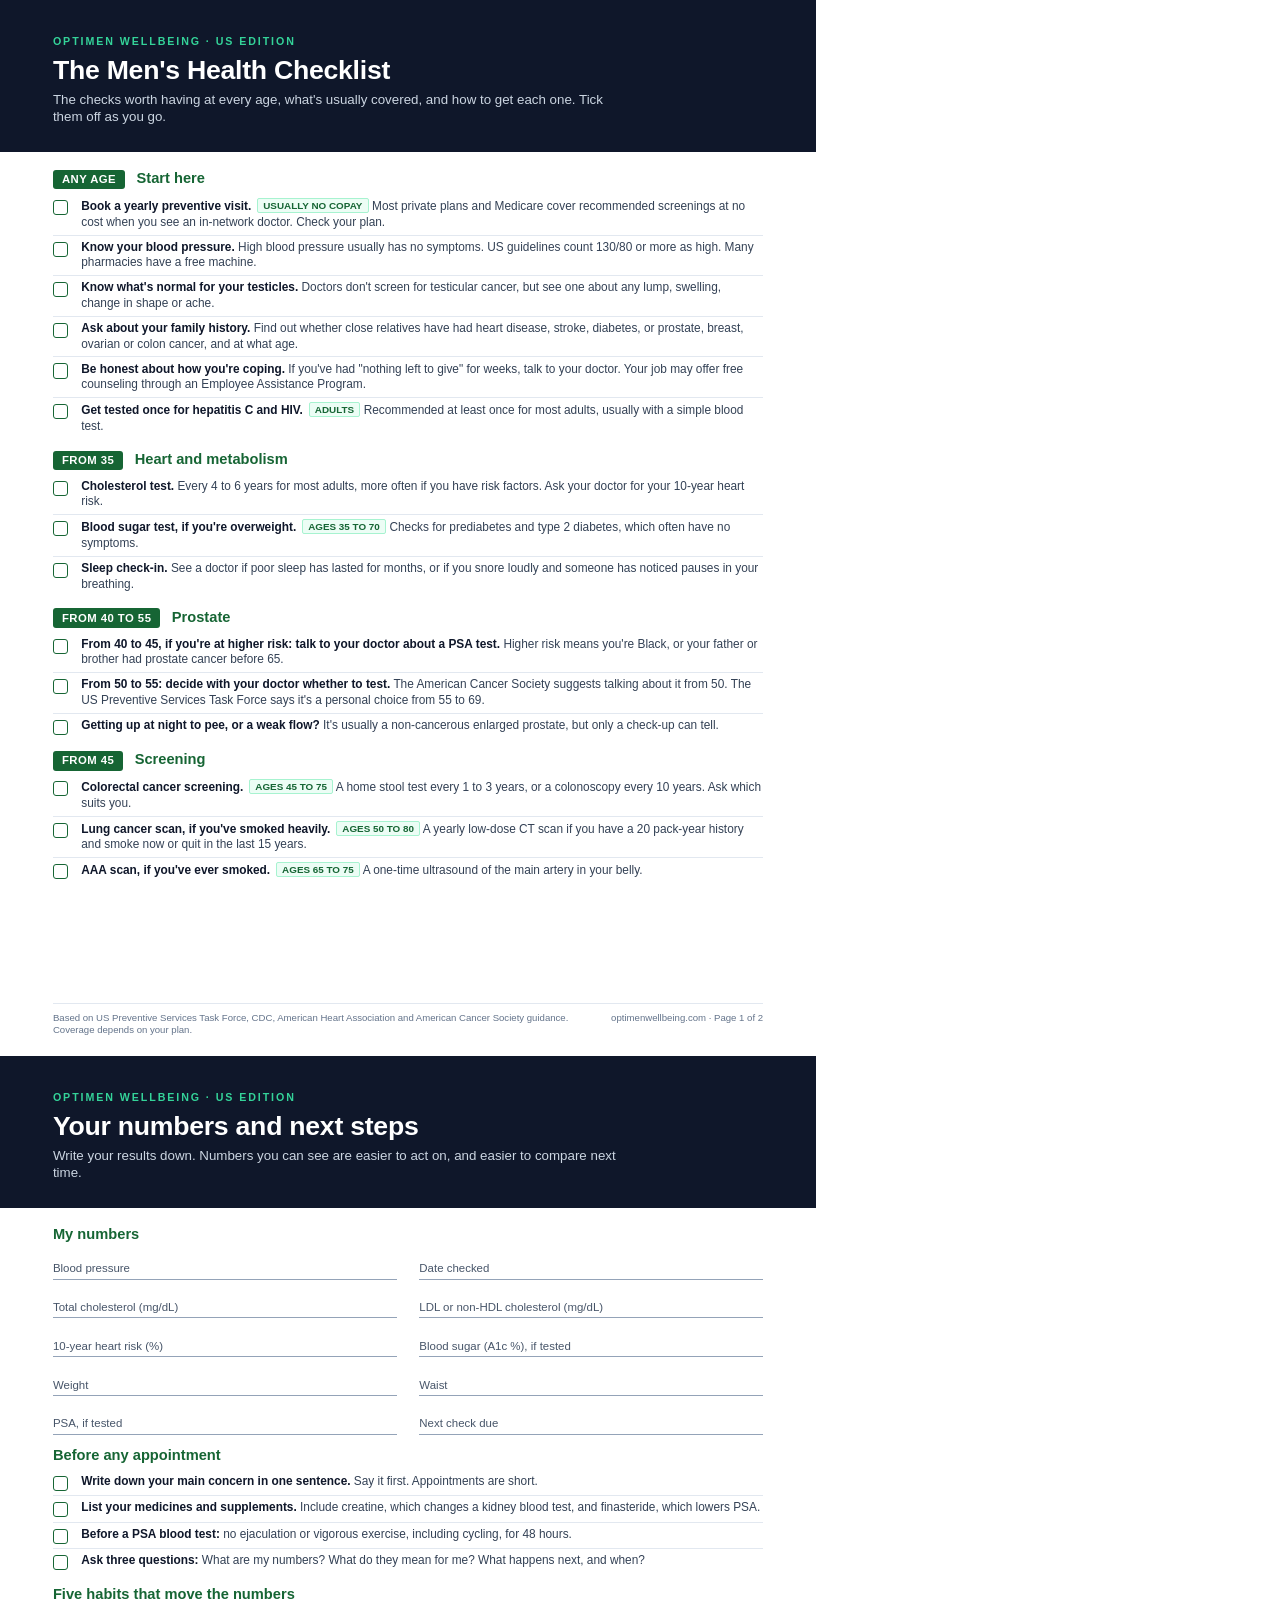
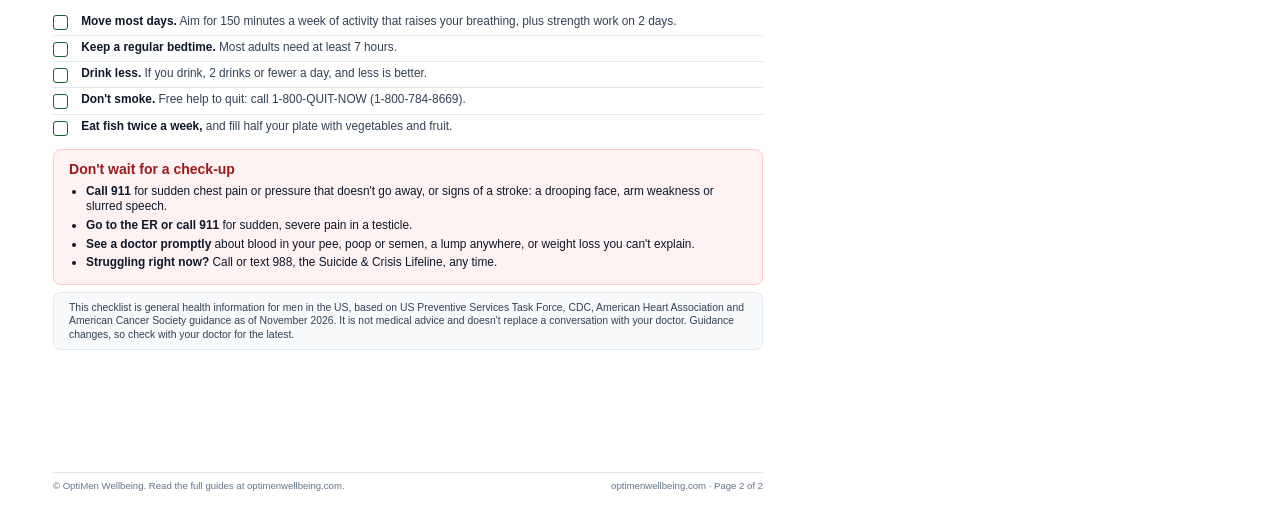
<file: scripts/checklist/mens-health-checklist-us.html>
<!doctype html>
<!-- Source for public/downloads/mens-health-checklist-us.pdf (US edition).
     To rebuild the PDF after editing: node scripts/checklist/build.cjs (needs Playwright), or open this file in Chrome and Print > Save as PDF -->
<html lang="en-US">
<head>
<meta charset="utf-8">
<title>The Men's Health Checklist (US edition) | OptiMen Wellbeing</title>
<style>
  @page { size: Letter; margin: 0; }
  * { box-sizing: border-box; }
  body { margin: 0; font-family: "DM Sans", "Helvetica Neue", Arial, sans-serif; color: #0F172A; font-size: 9.6pt; line-height: 1.4; }
  .page { width: 215.9mm; height: 279.4mm; padding: 0 0 12mm; position: relative; page-break-after: always; overflow: hidden; }
  .page:last-child { page-break-after: auto; }
  header { background: #0F172A; color: #fff; padding: 11mm 15mm 9mm; }
  header .brand { color: #34D399; font-size: 8pt; font-weight: 700; letter-spacing: .18em; text-transform: uppercase; }
  header h1 { margin: 2mm 0 1.5mm; font-size: 22pt; line-height: 1.1; letter-spacing: -.01em; }
  header p { margin: 0; color: #CBD5E1; font-size: 10pt; max-width: 150mm; }
  main { padding: 6mm 15mm 0; }
  h2 { font-size: 11.5pt; margin: 4.2mm 0 1.6mm; color: #166534; display: flex; align-items: baseline; gap: 3mm; }
  h2 .age { background: #166534; color: #fff; border-radius: 3px; padding: .6mm 2.4mm; font-size: 8.5pt; letter-spacing: .04em; white-space: nowrap; }
  h2:first-child { margin-top: 0; }
  ul.checks { list-style: none; margin: 0; padding: 0; }
  ul.checks li { display: grid; grid-template-columns: 5mm 1fr; gap: 2.5mm; padding: 1.5mm 0; border-bottom: .3mm solid #E2E8F0; break-inside: avoid; }
  ul.checks li:last-child { border-bottom: 0; }
  .box { width: 4mm; height: 4mm; border: .45mm solid #166534; border-radius: .8mm; margin-top: .5mm; }
  .what { font-weight: 700; }
  .how { color: #334155; }
  .tag { display: inline-block; font-size: 7.4pt; font-weight: 700; color: #166534; background: #ECFDF5; border: .25mm solid #A7F3D0; border-radius: 2px; padding: 0 1.4mm; margin-left: 1.5mm; vertical-align: 1px; white-space: nowrap; }
  .note { background: #F8FAFC; border: .3mm solid #E2E8F0; border-radius: 2mm; padding: 2.5mm 4mm; margin-top: 3mm; color: #334155; font-size: 8.2pt; }
  .urgent { background: #FEF2F2; border: .3mm solid #FECACA; border-radius: 2mm; padding: 3mm 4mm; margin-top: 3.5mm; }
  .urgent h3 { margin: 0 0 1.5mm; font-size: 10.5pt; color: #991B1B; }
  .urgent ul { margin: 0; padding-left: 4.5mm; }
  .urgent li { margin: .8mm 0; }
  .grid { display: grid; grid-template-columns: 1fr 1fr; gap: 3mm 6mm; margin-top: 2mm; }
  .field { border-bottom: .3mm solid #94A3B8; padding: 3mm 0 .8mm; font-size: 8.6pt; color: #475569; }
  footer { position: absolute; left: 15mm; right: 15mm; bottom: 7mm; font-size: 7.2pt; color: #64748B; border-top: .3mm solid #E2E8F0; padding-top: 2mm; display: flex; justify-content: space-between; gap: 6mm; }
  footer .small { max-width: 140mm; }
  footer div:last-child { white-space: nowrap; }
  /* US Letter is shorter than A4, so this edition is set a little tighter */
  body { font-size: 8.9pt; line-height: 1.32; }
  header { padding: 9mm 14mm 7mm; }
  header h1 { font-size: 20pt; }
  main { padding: 4.5mm 14mm 0; }
  h2 { margin: 3mm 0 1.2mm; font-size: 11pt; }
  ul.checks li { padding: 1.1mm 0; }
  .field { padding: 2.4mm 0 .6mm; }
  .urgent { margin-top: 2.5mm; padding: 2.5mm 4mm; }
  .note { margin-top: 2mm; padding: 2mm 4mm; font-size: 7.8pt; }
  footer { bottom: 5mm; left: 14mm; right: 14mm; }
</style>
</head>
<body>

<section class="page">
  <header>
    <div class="brand">OptiMen Wellbeing &middot; US edition</div>
    <h1>The Men's Health Checklist</h1>
    <p>The checks worth having at every age, what's usually covered, and how to get each one. Tick them off as you go.</p>
  </header>
  <main>
    <h2><span class="age">ANY AGE</span> Start here</h2>
    <ul class="checks">
      <li><span class="box"></span><div><span class="what">Book a yearly preventive visit.</span><span class="tag">USUALLY NO COPAY</span> <span class="how">Most private plans and Medicare cover recommended screenings at no cost when you see an in-network doctor. Check your plan.</span></div></li>
      <li><span class="box"></span><div><span class="what">Know your blood pressure.</span> <span class="how">High blood pressure usually has no symptoms. US guidelines count 130/80 or more as high. Many pharmacies have a free machine.</span></div></li>
      <li><span class="box"></span><div><span class="what">Know what's normal for your testicles.</span> <span class="how">Doctors don't screen for testicular cancer, but see one about any lump, swelling, change in shape or ache.</span></div></li>
      <li><span class="box"></span><div><span class="what">Ask about your family history.</span> <span class="how">Find out whether close relatives have had heart disease, stroke, diabetes, or prostate, breast, ovarian or colon cancer, and at what age.</span></div></li>
      <li><span class="box"></span><div><span class="what">Be honest about how you're coping.</span> <span class="how">If you've had "nothing left to give" for weeks, talk to your doctor. Your job may offer free counseling through an Employee Assistance Program.</span></div></li>
      <li><span class="box"></span><div><span class="what">Get tested once for hepatitis C and HIV.</span><span class="tag">ADULTS</span> <span class="how">Recommended at least once for most adults, usually with a simple blood test.</span></div></li>
    </ul>

    <h2><span class="age">FROM 35</span> Heart and metabolism</h2>
    <ul class="checks">
      <li><span class="box"></span><div><span class="what">Cholesterol test.</span> <span class="how">Every 4 to 6 years for most adults, more often if you have risk factors. Ask your doctor for your 10-year heart risk.</span></div></li>
      <li><span class="box"></span><div><span class="what">Blood sugar test, if you're overweight.</span><span class="tag">AGES 35 TO 70</span> <span class="how">Checks for prediabetes and type 2 diabetes, which often have no symptoms.</span></div></li>
      <li><span class="box"></span><div><span class="what">Sleep check-in.</span> <span class="how">See a doctor if poor sleep has lasted for months, or if you snore loudly and someone has noticed pauses in your breathing.</span></div></li>
    </ul>

    <h2><span class="age">FROM 40 TO 55</span> Prostate</h2>
    <ul class="checks">
      <li><span class="box"></span><div><span class="what">From 40 to 45, if you're at higher risk: talk to your doctor about a PSA test.</span> <span class="how">Higher risk means you're Black, or your father or brother had prostate cancer before 65.</span></div></li>
      <li><span class="box"></span><div><span class="what">From 50 to 55: decide with your doctor whether to test.</span> <span class="how">The American Cancer Society suggests talking about it from 50. The US Preventive Services Task Force says it's a personal choice from 55 to 69.</span></div></li>
      <li><span class="box"></span><div><span class="what">Getting up at night to pee, or a weak flow?</span> <span class="how">It's usually a non-cancerous enlarged prostate, but only a check-up can tell.</span></div></li>
    </ul>

    <h2><span class="age">FROM 45</span> Screening</h2>
    <ul class="checks">
      <li><span class="box"></span><div><span class="what">Colorectal cancer screening.</span><span class="tag">AGES 45 TO 75</span> <span class="how">A home stool test every 1 to 3 years, or a colonoscopy every 10 years. Ask which suits you.</span></div></li>
      <li><span class="box"></span><div><span class="what">Lung cancer scan, if you've smoked heavily.</span><span class="tag">AGES 50 TO 80</span> <span class="how">A yearly low-dose CT scan if you have a 20 pack-year history and smoke now or quit in the last 15 years.</span></div></li>
      <li><span class="box"></span><div><span class="what">AAA scan, if you've ever smoked.</span><span class="tag">AGES 65 TO 75</span> <span class="how">A one-time ultrasound of the main artery in your belly.</span></div></li>
    </ul>
  </main>
  <footer>
    <div class="small">Based on US Preventive Services Task Force, CDC, American Heart Association and American Cancer Society guidance. Coverage depends on your plan.</div>
    <div>optimenwellbeing.com &middot; Page 1 of 2</div>
  </footer>
</section>

<section class="page">
  <header>
    <div class="brand">OptiMen Wellbeing &middot; US edition</div>
    <h1>Your numbers and next steps</h1>
    <p>Write your results down. Numbers you can see are easier to act on, and easier to compare next time.</p>
  </header>
  <main>
    <h2>My numbers</h2>
    <div class="grid">
      <div class="field">Blood pressure</div><div class="field">Date checked</div>
      <div class="field">Total cholesterol (mg/dL)</div><div class="field">LDL or non-HDL cholesterol (mg/dL)</div>
      <div class="field">10-year heart risk (%)</div><div class="field">Blood sugar (A1c %), if tested</div>
      <div class="field">Weight</div><div class="field">Waist</div>
      <div class="field">PSA, if tested</div><div class="field">Next check due</div>
    </div>

    <h2>Before any appointment</h2>
    <ul class="checks">
      <li><span class="box"></span><div><span class="what">Write down your main concern in one sentence.</span> <span class="how">Say it first. Appointments are short.</span></div></li>
      <li><span class="box"></span><div><span class="what">List your medicines and supplements.</span> <span class="how">Include creatine, which changes a kidney blood test, and finasteride, which lowers PSA.</span></div></li>
      <li><span class="box"></span><div><span class="what">Before a PSA blood test:</span> <span class="how">no ejaculation or vigorous exercise, including cycling, for 48 hours.</span></div></li>
      <li><span class="box"></span><div><span class="what">Ask three questions:</span> <span class="how">What are my numbers? What do they mean for me? What happens next, and when?</span></div></li>
    </ul>

    <h2>Five habits that move the numbers</h2>
    <ul class="checks">
      <li><span class="box"></span><div><span class="what">Move most days.</span> <span class="how">Aim for 150 minutes a week of activity that raises your breathing, plus strength work on 2 days.</span></div></li>
      <li><span class="box"></span><div><span class="what">Keep a regular bedtime.</span> <span class="how">Most adults need at least 7 hours.</span></div></li>
      <li><span class="box"></span><div><span class="what">Drink less.</span> <span class="how">If you drink, 2 drinks or fewer a day, and less is better.</span></div></li>
      <li><span class="box"></span><div><span class="what">Don't smoke.</span> <span class="how">Free help to quit: call 1-800-QUIT-NOW (1-800-784-8669).</span></div></li>
      <li><span class="box"></span><div><span class="what">Eat fish twice a week,</span> <span class="how">and fill half your plate with vegetables and fruit.</span></div></li>
    </ul>

    <div class="urgent">
      <h3>Don't wait for a check-up</h3>
      <ul>
        <li><strong>Call 911</strong> for sudden chest pain or pressure that doesn't go away, or signs of a stroke: a drooping face, arm weakness or slurred speech.</li>
        <li><strong>Go to the ER or call 911</strong> for sudden, severe pain in a testicle.</li>
        <li><strong>See a doctor promptly</strong> about blood in your pee, poop or semen, a lump anywhere, or weight loss you can't explain.</li>
        <li><strong>Struggling right now?</strong> Call or text 988, the Suicide &amp; Crisis Lifeline, any time.</li>
      </ul>
    </div>

    <div class="note">
      This checklist is general health information for men in the US, based on US Preventive Services Task Force, CDC, American Heart Association and American Cancer Society guidance as of November 2026. It is not medical advice and doesn't replace a conversation with your doctor. Guidance changes, so check with your doctor for the latest.
    </div>
  </main>
  <footer>
    <div class="small">&copy; OptiMen Wellbeing. Read the full guides at optimenwellbeing.com.</div>
    <div>optimenwellbeing.com &middot; Page 2 of 2</div>
  </footer>
</section>

</body>
</html>
</file>
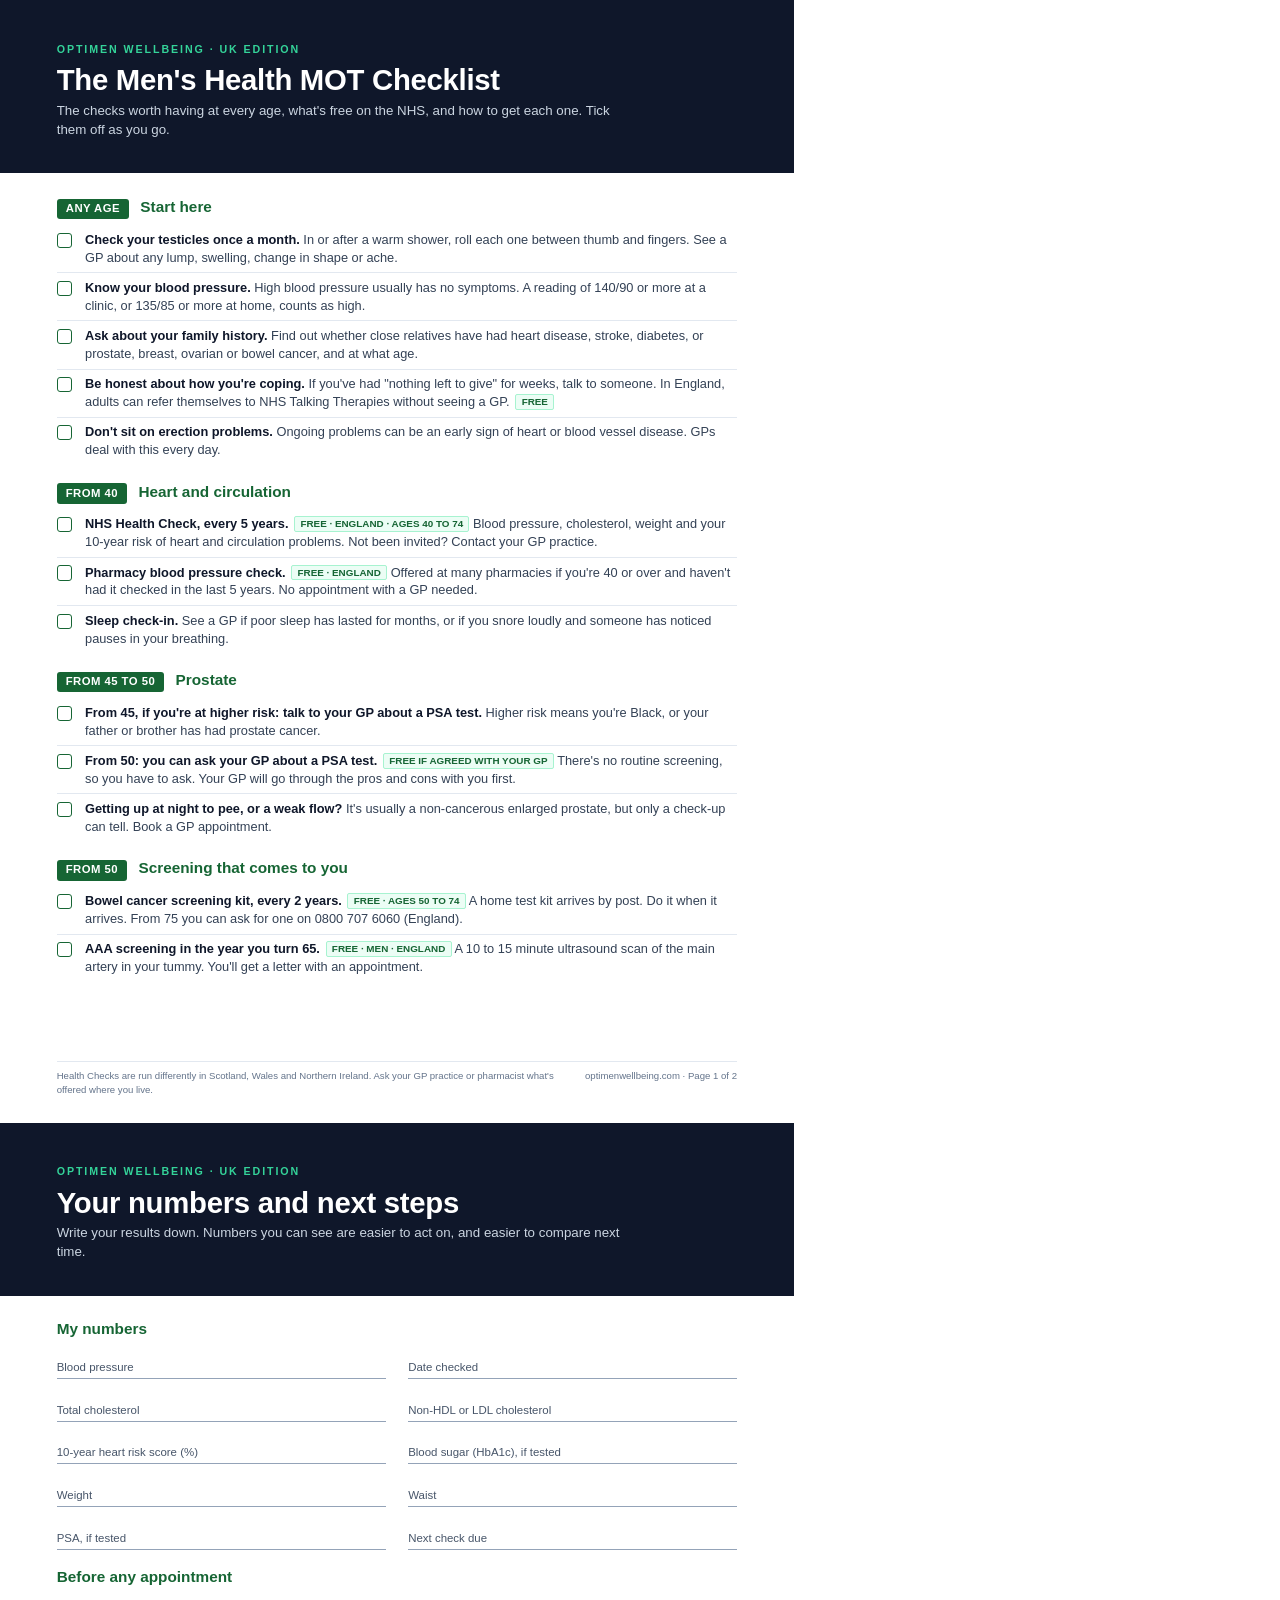
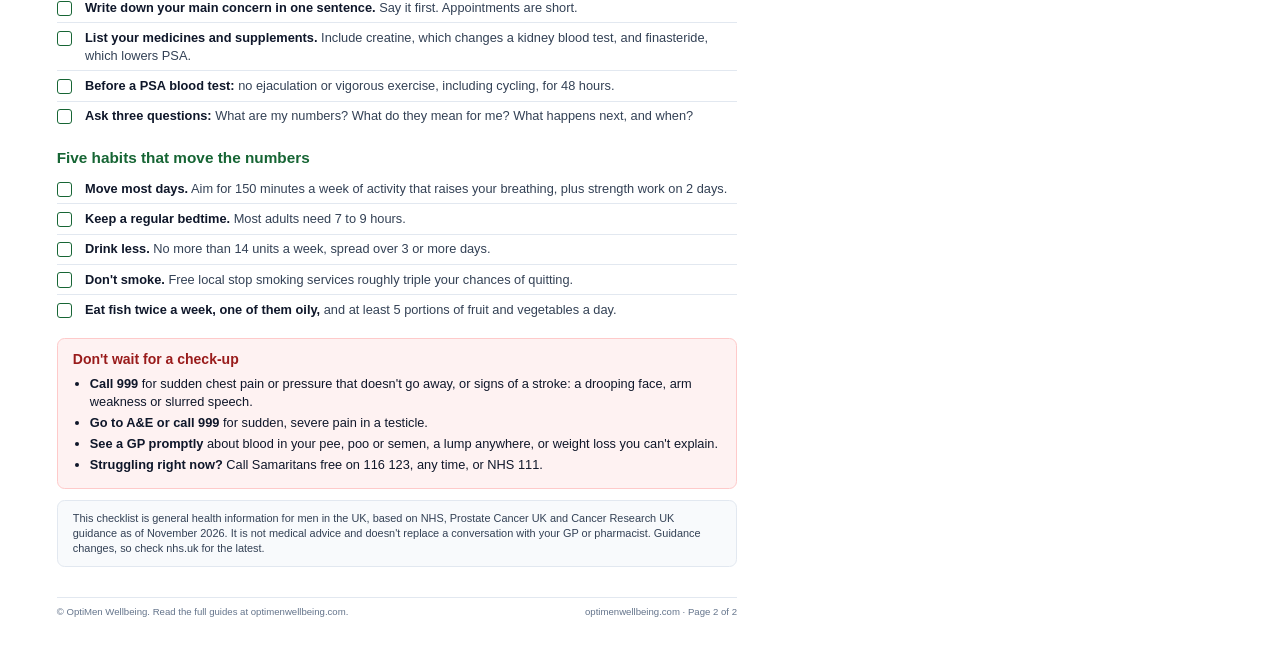
<file: scripts/checklist/mens-health-mot-checklist.html>
<!doctype html>
<!-- Source for public/downloads/mens-health-mot-checklist.pdf.
     To rebuild the PDF after editing: node scripts/checklist/build.cjs (needs Playwright), or open this file in Chrome and Print > Save as PDF -->
<html lang="en-GB">
<head>
<meta charset="utf-8">
<title>The Men's Health MOT Checklist | OptiMen Wellbeing</title>
<style>
  @page { size: A4; margin: 0; }
  * { box-sizing: border-box; }
  body { margin: 0; font-family: "DM Sans", "Helvetica Neue", Arial, sans-serif; color: #0F172A; font-size: 9.6pt; line-height: 1.4; }
  .page { width: 210mm; height: 297mm; padding: 0 0 12mm; position: relative; page-break-after: always; overflow: hidden; }
  .page:last-child { page-break-after: auto; }
  header { background: #0F172A; color: #fff; padding: 11mm 15mm 9mm; }
  header .brand { color: #34D399; font-size: 8pt; font-weight: 700; letter-spacing: .18em; text-transform: uppercase; }
  header h1 { margin: 2mm 0 1.5mm; font-size: 22pt; line-height: 1.1; letter-spacing: -.01em; }
  header p { margin: 0; color: #CBD5E1; font-size: 10pt; max-width: 150mm; }
  main { padding: 6mm 15mm 0; }
  h2 { font-size: 11.5pt; margin: 4.2mm 0 1.6mm; color: #166534; display: flex; align-items: baseline; gap: 3mm; }
  h2 .age { background: #166534; color: #fff; border-radius: 3px; padding: .6mm 2.4mm; font-size: 8.5pt; letter-spacing: .04em; white-space: nowrap; }
  h2:first-child { margin-top: 0; }
  ul.checks { list-style: none; margin: 0; padding: 0; }
  ul.checks li { display: grid; grid-template-columns: 5mm 1fr; gap: 2.5mm; padding: 1.5mm 0; border-bottom: .3mm solid #E2E8F0; break-inside: avoid; }
  ul.checks li:last-child { border-bottom: 0; }
  .box { width: 4mm; height: 4mm; border: .45mm solid #166534; border-radius: .8mm; margin-top: .5mm; }
  .what { font-weight: 700; }
  .how { color: #334155; }
  .tag { display: inline-block; font-size: 7.4pt; font-weight: 700; color: #166534; background: #ECFDF5; border: .25mm solid #A7F3D0; border-radius: 2px; padding: 0 1.4mm; margin-left: 1.5mm; vertical-align: 1px; white-space: nowrap; }
  .note { background: #F8FAFC; border: .3mm solid #E2E8F0; border-radius: 2mm; padding: 2.5mm 4mm; margin-top: 3mm; color: #334155; font-size: 8.2pt; }
  .urgent { background: #FEF2F2; border: .3mm solid #FECACA; border-radius: 2mm; padding: 3mm 4mm; margin-top: 3.5mm; }
  .urgent h3 { margin: 0 0 1.5mm; font-size: 10.5pt; color: #991B1B; }
  .urgent ul { margin: 0; padding-left: 4.5mm; }
  .urgent li { margin: .8mm 0; }
  .grid { display: grid; grid-template-columns: 1fr 1fr; gap: 3mm 6mm; margin-top: 2mm; }
  .field { border-bottom: .3mm solid #94A3B8; padding: 3mm 0 .8mm; font-size: 8.6pt; color: #475569; }
  footer { position: absolute; left: 15mm; right: 15mm; bottom: 7mm; font-size: 7.2pt; color: #64748B; border-top: .3mm solid #E2E8F0; padding-top: 2mm; display: flex; justify-content: space-between; gap: 6mm; }
  footer .small { max-width: 140mm; }
  footer div:last-child { white-space: nowrap; }
</style>
</head>
<body>

<section class="page">
  <header>
    <div class="brand">OptiMen Wellbeing &middot; UK edition</div>
    <h1>The Men's Health MOT Checklist</h1>
    <p>The checks worth having at every age, what's free on the NHS, and how to get each one. Tick them off as you go.</p>
  </header>
  <main>
    <h2><span class="age">ANY AGE</span> Start here</h2>
    <ul class="checks">
      <li><span class="box"></span><div><span class="what">Check your testicles once a month.</span> <span class="how">In or after a warm shower, roll each one between thumb and fingers. See a GP about any lump, swelling, change in shape or ache.</span></div></li>
      <li><span class="box"></span><div><span class="what">Know your blood pressure.</span> <span class="how">High blood pressure usually has no symptoms. A reading of 140/90 or more at a clinic, or 135/85 or more at home, counts as high.</span></div></li>
      <li><span class="box"></span><div><span class="what">Ask about your family history.</span> <span class="how">Find out whether close relatives have had heart disease, stroke, diabetes, or prostate, breast, ovarian or bowel cancer, and at what age.</span></div></li>
      <li><span class="box"></span><div><span class="what">Be honest about how you're coping.</span> <span class="how">If you've had "nothing left to give" for weeks, talk to someone. In England, adults can refer themselves to NHS Talking Therapies without seeing a GP.</span><span class="tag">FREE</span></div></li>
      <li><span class="box"></span><div><span class="what">Don't sit on erection problems.</span> <span class="how">Ongoing problems can be an early sign of heart or blood vessel disease. GPs deal with this every day.</span></div></li>
    </ul>

    <h2><span class="age">FROM 40</span> Heart and circulation</h2>
    <ul class="checks">
      <li><span class="box"></span><div><span class="what">NHS Health Check, every 5 years.</span><span class="tag">FREE · ENGLAND · AGES 40 TO 74</span> <span class="how">Blood pressure, cholesterol, weight and your 10-year risk of heart and circulation problems. Not been invited? Contact your GP practice.</span></div></li>
      <li><span class="box"></span><div><span class="what">Pharmacy blood pressure check.</span><span class="tag">FREE · ENGLAND</span> <span class="how">Offered at many pharmacies if you're 40 or over and haven't had it checked in the last 5 years. No appointment with a GP needed.</span></div></li>
      <li><span class="box"></span><div><span class="what">Sleep check-in.</span> <span class="how">See a GP if poor sleep has lasted for months, or if you snore loudly and someone has noticed pauses in your breathing.</span></div></li>
    </ul>

    <h2><span class="age">FROM 45 TO 50</span> Prostate</h2>
    <ul class="checks">
      <li><span class="box"></span><div><span class="what">From 45, if you're at higher risk: talk to your GP about a PSA test.</span> <span class="how">Higher risk means you're Black, or your father or brother has had prostate cancer.</span></div></li>
      <li><span class="box"></span><div><span class="what">From 50: you can ask your GP about a PSA test.</span><span class="tag">FREE IF AGREED WITH YOUR GP</span> <span class="how">There's no routine screening, so you have to ask. Your GP will go through the pros and cons with you first.</span></div></li>
      <li><span class="box"></span><div><span class="what">Getting up at night to pee, or a weak flow?</span> <span class="how">It's usually a non-cancerous enlarged prostate, but only a check-up can tell. Book a GP appointment.</span></div></li>
    </ul>

    <h2><span class="age">FROM 50</span> Screening that comes to you</h2>
    <ul class="checks">
      <li><span class="box"></span><div><span class="what">Bowel cancer screening kit, every 2 years.</span><span class="tag">FREE · AGES 50 TO 74</span> <span class="how">A home test kit arrives by post. Do it when it arrives. From 75 you can ask for one on 0800 707 6060 (England).</span></div></li>
      <li><span class="box"></span><div><span class="what">AAA screening in the year you turn 65.</span><span class="tag">FREE · MEN · ENGLAND</span> <span class="how">A 10 to 15 minute ultrasound scan of the main artery in your tummy. You'll get a letter with an appointment.</span></div></li>
    </ul>
  </main>
  <footer>
    <div class="small">Health Checks are run differently in Scotland, Wales and Northern Ireland. Ask your GP practice or pharmacist what's offered where you live.</div>
    <div>optimenwellbeing.com · Page 1 of 2</div>
  </footer>
</section>

<section class="page">
  <header>
    <div class="brand">OptiMen Wellbeing &middot; UK edition</div>
    <h1>Your numbers and next steps</h1>
    <p>Write your results down. Numbers you can see are easier to act on, and easier to compare next time.</p>
  </header>
  <main>
    <h2>My numbers</h2>
    <div class="grid">
      <div class="field">Blood pressure</div><div class="field">Date checked</div>
      <div class="field">Total cholesterol</div><div class="field">Non-HDL or LDL cholesterol</div>
      <div class="field">10-year heart risk score (%)</div><div class="field">Blood sugar (HbA1c), if tested</div>
      <div class="field">Weight</div><div class="field">Waist</div>
      <div class="field">PSA, if tested</div><div class="field">Next check due</div>
    </div>

    <h2>Before any appointment</h2>
    <ul class="checks">
      <li><span class="box"></span><div><span class="what">Write down your main concern in one sentence.</span> <span class="how">Say it first. Appointments are short.</span></div></li>
      <li><span class="box"></span><div><span class="what">List your medicines and supplements.</span> <span class="how">Include creatine, which changes a kidney blood test, and finasteride, which lowers PSA.</span></div></li>
      <li><span class="box"></span><div><span class="what">Before a PSA blood test:</span> <span class="how">no ejaculation or vigorous exercise, including cycling, for 48 hours.</span></div></li>
      <li><span class="box"></span><div><span class="what">Ask three questions:</span> <span class="how">What are my numbers? What do they mean for me? What happens next, and when?</span></div></li>
    </ul>

    <h2>Five habits that move the numbers</h2>
    <ul class="checks">
      <li><span class="box"></span><div><span class="what">Move most days.</span> <span class="how">Aim for 150 minutes a week of activity that raises your breathing, plus strength work on 2 days.</span></div></li>
      <li><span class="box"></span><div><span class="what">Keep a regular bedtime.</span> <span class="how">Most adults need 7 to 9 hours.</span></div></li>
      <li><span class="box"></span><div><span class="what">Drink less.</span> <span class="how">No more than 14 units a week, spread over 3 or more days.</span></div></li>
      <li><span class="box"></span><div><span class="what">Don't smoke.</span> <span class="how">Free local stop smoking services roughly triple your chances of quitting.</span></div></li>
      <li><span class="box"></span><div><span class="what">Eat fish twice a week, one of them oily,</span> <span class="how">and at least 5 portions of fruit and vegetables a day.</span></div></li>
    </ul>

    <div class="urgent">
      <h3>Don't wait for a check-up</h3>
      <ul>
        <li><strong>Call 999</strong> for sudden chest pain or pressure that doesn't go away, or signs of a stroke: a drooping face, arm weakness or slurred speech.</li>
        <li><strong>Go to A&amp;E or call 999</strong> for sudden, severe pain in a testicle.</li>
        <li><strong>See a GP promptly</strong> about blood in your pee, poo or semen, a lump anywhere, or weight loss you can't explain.</li>
        <li><strong>Struggling right now?</strong> Call Samaritans free on 116 123, any time, or NHS 111.</li>
      </ul>
    </div>

    <div class="note">
      This checklist is general health information for men in the UK, based on NHS, Prostate Cancer UK and Cancer Research UK guidance as of November 2026. It is not medical advice and doesn't replace a conversation with your GP or pharmacist. Guidance changes, so check nhs.uk for the latest.
    </div>
  </main>
  <footer>
    <div class="small">© OptiMen Wellbeing. Read the full guides at optimenwellbeing.com.</div>
    <div>optimenwellbeing.com · Page 2 of 2</div>
  </footer>
</section>

</body>
</html>
</file>
